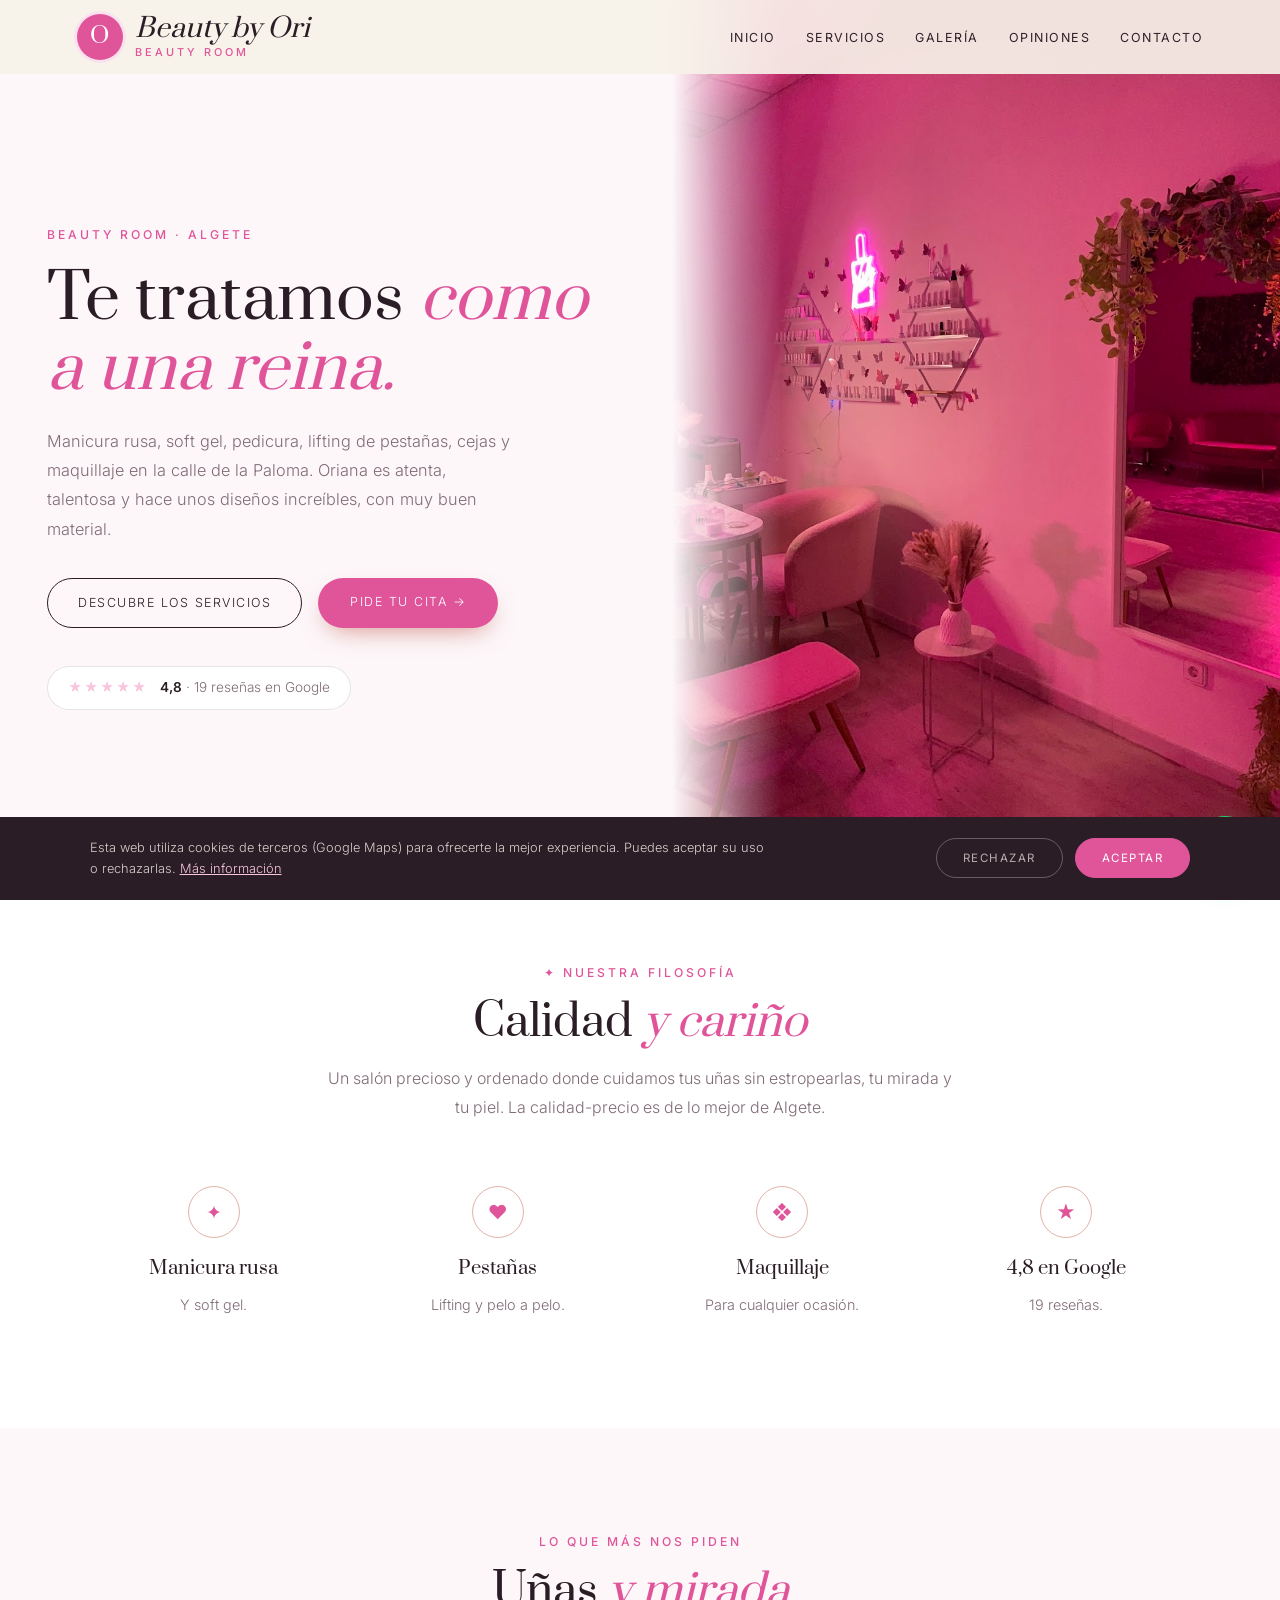
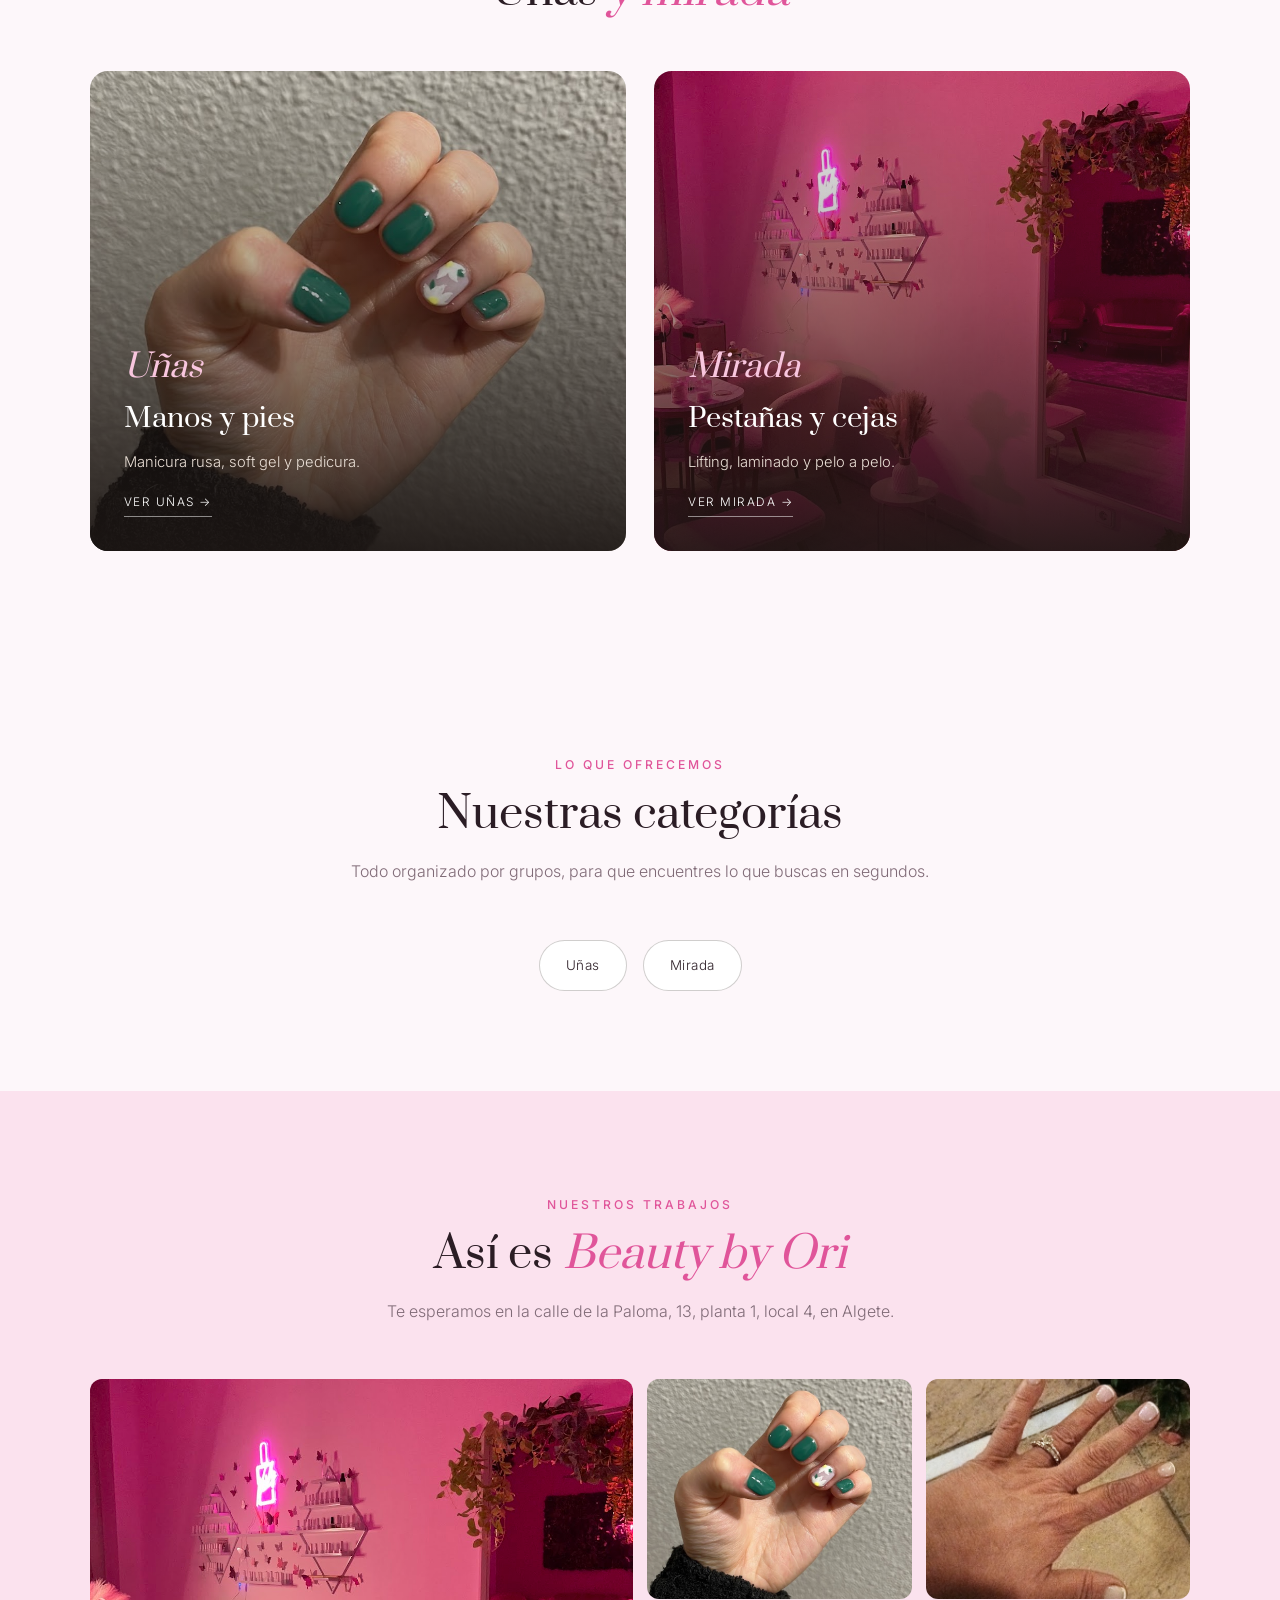
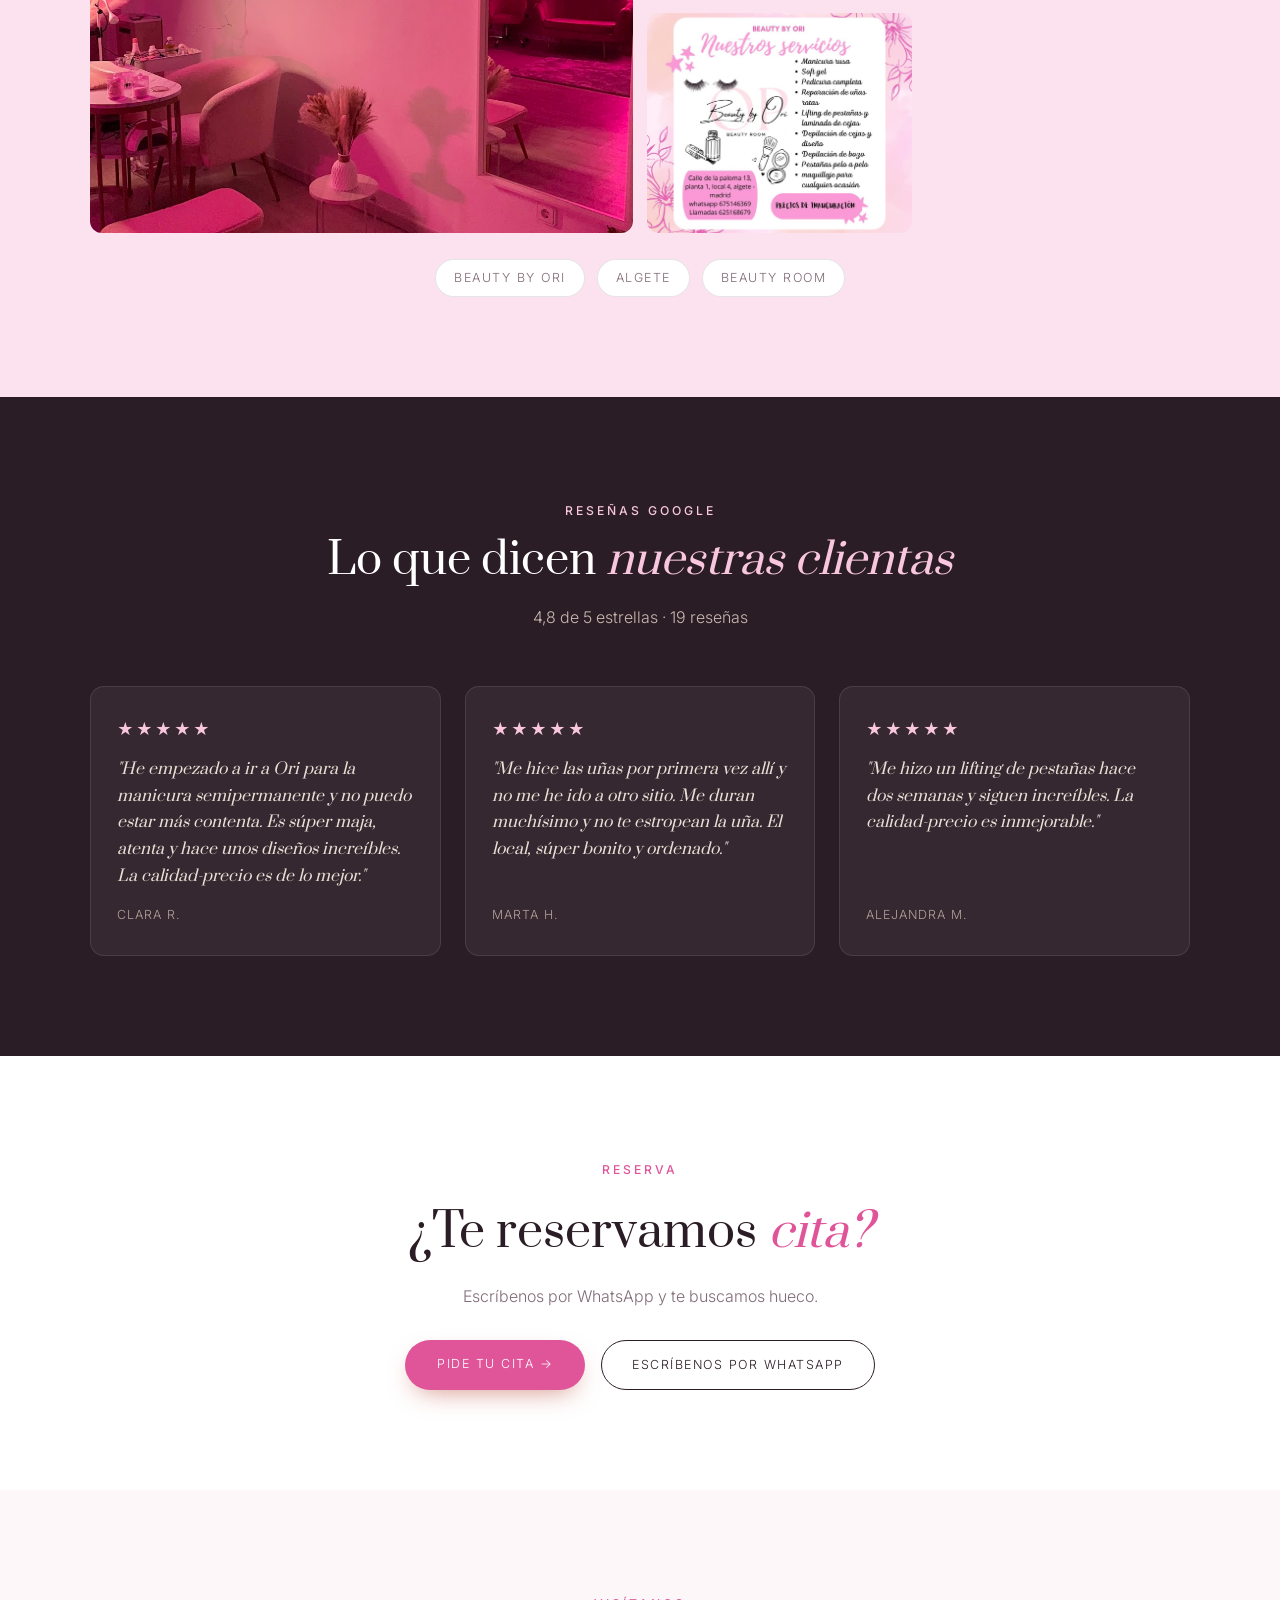
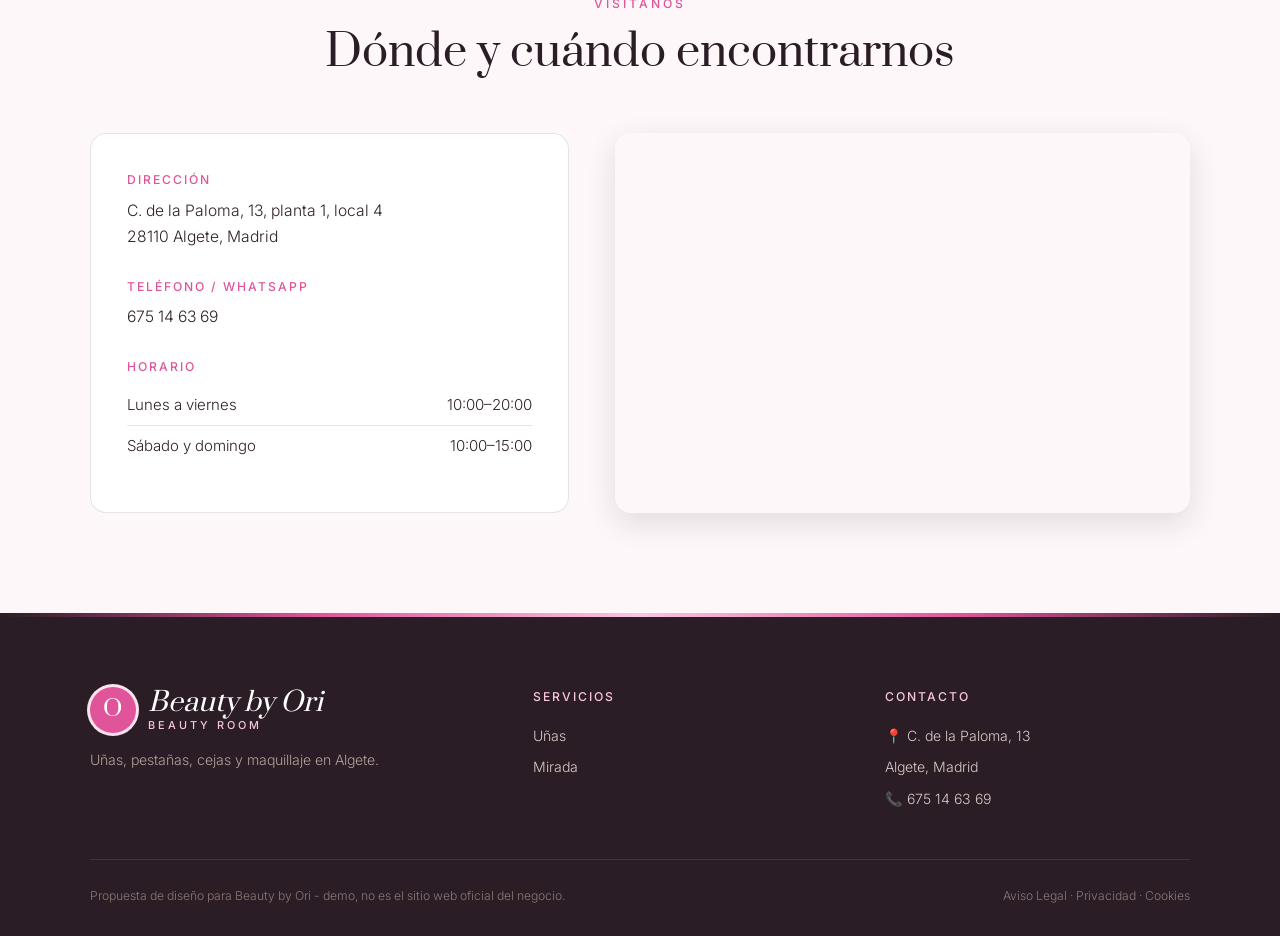
<file: index.html>
<!DOCTYPE html>
<html lang="es">
<head>
<meta charset="UTF-8">
<meta name="viewport" content="width=device-width, initial-scale=1.0">
<title>Beauty by Ori — Uñas, pestañas y maquillaje en Algete</title>
<meta name="description" content="Beauty by Ori, beauty room en C. de la Paloma 13, Algete. Manicura rusa, soft gel, pedicura, lifting de pestañas, laminado de cejas, pestañas pelo a pelo y maquillaje. 4,8★ con 19 reseñas en Google.">
<meta name="theme-color" content="#2b1d25">
<meta property="og:title" content="Beauty by Ori · Algete">
<meta property="og:image" content="maps_02.jpg">

<link rel="preconnect" href="https://fonts.googleapis.com"><link rel="preconnect" href="https://fonts.gstatic.com" crossorigin><link href="https://fonts.googleapis.com/css2?family=Prata&family=Inter:wght@300;400;500;600&display=swap" rel="stylesheet">
<link rel="stylesheet" href="styles.css">
</head>
<body>

<header id="header">
  <a href="index.html" class="logo" aria-label="Beauty by Ori, inicio"><span class="logo-mark">O</span><span class="logo-text"><span class="script">Beauty by Ori</span><small>beauty room</small></span></a>
  <nav id="nav" aria-label="Navegación principal"><ul><li><a href="index.html#inicio">Inicio</a></li><li><a href="servicios.html">Servicios</a></li><li><a href="index.html#galeria">Galería</a></li><li><a href="index.html#opiniones">Opiniones</a></li><li><a href="index.html#contacto">Contacto</a></li></ul></nav><button class="nav-toggle" id="navToggle" aria-label="Abrir menú">☰</button>
</header>

<section class="hero" id="inicio">
  <div class="hero-text">
    <span class="eyebrow">Beauty room · Algete</span>
    <h1>Te tratamos <em>como a una reina.</em></h1>
    <p>Manicura rusa, soft gel, pedicura, lifting de pestañas, cejas y maquillaje en la calle de la Paloma. Oriana es atenta, talentosa y hace unos diseños increíbles, con muy buen material.</p>
    <div class="hero-ctas">
      <a href="servicios.html" class="btn-outline">Descubre los servicios</a>
      <a href="https://wa.me/34675146369?text=Hola%2C%20quiero%20pedir%20cita%20en%20Beauty%20by%20Ori" class="btn-solid" target="_blank" rel="noopener">Pide tu cita →</a>
    </div>
    <a class="hero-rating" href="https://www.google.com/maps/search/?api=1&query=Beauty+by+Ori,+C.+de+la+Paloma+13,+Algete" target="_blank" rel="noopener"><span class="stars">★★★★★</span><span><strong>4,8</strong> · 19 reseñas en Google</span></a>
  </div>
  <div class="hero-img"><img src="maps_02.jpg" alt="Beauty room de Beauty by Ori" style="object-position:center 50%;"></div>
</section>

<section class="trust">
  <div class="section-head">
    <span class="eyebrow">✦ Nuestra filosofía</span>
    <h2>Calidad <em>y cariño</em></h2>
    <p>Un salón precioso y ordenado donde cuidamos tus uñas sin estropearlas, tu mirada y tu piel. La calidad-precio es de lo mejor de Algete.</p>
  </div>
  <div class="trust-grid">
    <div class="trust-card"><span class="trust-ic">✦</span><h3>Manicura rusa</h3><p>Y soft gel.</p></div>
    <div class="trust-card"><span class="trust-ic">♥</span><h3>Pestañas</h3><p>Lifting y pelo a pelo.</p></div>
    <div class="trust-card"><span class="trust-ic">❖</span><h3>Maquillaje</h3><p>Para cualquier ocasión.</p></div>
    <div class="trust-card"><span class="trust-ic">★</span><h3>4,8 en Google</h3><p>19 reseñas.</p></div>
  </div>
</section>

<section class="worlds">
  <div class="section-head">
    <span class="eyebrow">Lo que más nos piden</span>
    <h2>Uñas <em>y mirada</em></h2>
  </div>
  <div class="worlds-grid">
    <a href="servicios.html#unas" class="world-card"><img src="maps_01.jpg" alt="Manos y pies"><div class="world-text"><span class="script">Uñas</span><h3>Manos y pies</h3><p>Manicura rusa, soft gel y pedicura.</p><span class="world-link">Ver uñas →</span></div></a>
    <a href="servicios.html#mirada" class="world-card"><img src="maps_02.jpg" alt="Pestañas y cejas"><div class="world-text"><span class="script">Mirada</span><h3>Pestañas y cejas</h3><p>Lifting, laminado y pelo a pelo.</p><span class="world-link">Ver mirada →</span></div></a>
  </div>
</section>

<section>
  <div class="section-head">
    <span class="eyebrow">Lo que ofrecemos</span>
    <h2>Nuestras categorías</h2>
    <p>Todo organizado por grupos, para que encuentres lo que buscas en segundos.</p>
  </div>
  <div class="cat-pills">
    <a href="servicios.html#unas" class="cat-pill">Uñas</a>
    <a href="servicios.html#mirada" class="cat-pill">Mirada</a>
  </div>
</section>

<section class="gallery-wrap" id="galeria">
  <div class="section-head">
    <span class="eyebrow">Nuestros trabajos</span>
    <h2>Así es <em>Beauty by Ori</em></h2>
    <p>Te esperamos en la calle de la Paloma, 13, planta 1, local 4, en Algete.</p>
  </div>
  <div class="gallery">
    <figure class="big"><img src="maps_02.jpg" alt="Nuestra beauty room" loading="lazy"></figure>
    <figure><img src="maps_01.jpg" alt="Verde con diseño" loading="lazy"></figure>
    <figure><img src="maps_04.jpg" alt="Francesa natural" loading="lazy"></figure>
    <figure><img src="maps_03.jpg" alt="Nuestros servicios" loading="lazy"></figure>
  </div>
  <div class="brands"><span>Beauty by Ori</span><span>Algete</span><span>Beauty room</span></div>
</section>

<section class="reviews-wrap" id="opiniones">
  <div class="section-head">
    <span class="eyebrow">Reseñas Google</span>
    <h2>Lo que dicen <em>nuestras clientas</em></h2>
    <p>4,8 de 5 estrellas · 19 reseñas</p>
  </div>
  <div class="review-grid">
    <div class="review-card"><div class="stars">★★★★★</div><p>"He empezado a ir a Ori para la manicura semipermanente y no puedo estar más contenta. Es súper maja, atenta y hace unos diseños increíbles. La calidad-precio es de lo mejor."</p><cite>Clara R.</cite></div>
    <div class="review-card"><div class="stars">★★★★★</div><p>"Me hice las uñas por primera vez allí y no me he ido a otro sitio. Me duran muchísimo y no te estropean la uña. El local, súper bonito y ordenado."</p><cite>Marta H.</cite></div>
    <div class="review-card"><div class="stars">★★★★★</div><p>"Me hizo un lifting de pestañas hace dos semanas y siguen increíbles. La calidad-precio es inmejorable."</p><cite>Alejandra M.</cite></div>
  </div>
</section>

<section class="cta-section">
  <span class="eyebrow">Reserva</span>
  <h2>¿Te reservamos <em>cita?</em></h2>
  <p>Escríbenos por WhatsApp y te buscamos hueco.</p>
  <div class="cta-row">
    <a href="https://wa.me/34675146369?text=Hola%2C%20quiero%20pedir%20cita%20en%20Beauty%20by%20Ori" class="btn-solid" target="_blank" rel="noopener">Pide tu cita →</a>
    <a href="https://wa.me/34675146369?text=Hola%2C%20quiero%20pedir%20cita%20en%20Beauty%20by%20Ori" class="btn-outline" target="_blank" rel="noopener">Escríbenos por WhatsApp</a>
  </div>
</section>

<section class="contact-section" id="contacto">
  <div class="section-head">
    <span class="eyebrow">Visítanos</span>
    <h2>Dónde y cuándo encontrarnos</h2>
  </div>
  <div class="contact-grid">
    <div class="contact-info">
      <div class="contact-block"><h3>Dirección</h3><p>C. de la Paloma, 13, planta 1, local 4<br>28110 Algete, Madrid</p></div>
      <div class="contact-block"><h3>Teléfono / WhatsApp</h3><p><a href="tel:+34675146369">675 14 63 69</a></p></div>
      <div class="contact-block"><h3>Horario</h3><ul class="hours-list"><li><span>Lunes a viernes</span><span>10:00–20:00</span></li><li><span>Sábado y domingo</span><span>10:00–15:00</span></li></ul></div>
      
    </div>
    <div class="contact-map">
      <iframe title="Mapa de Beauty by Ori" src="https://www.google.com/maps?q=Beauty+by+Ori,+C.+de+la+Paloma+13,+Algete&output=embed" width="100%" height="100%" style="border:0;" allowfullscreen="" loading="lazy" referrerpolicy="no-referrer-when-downgrade"></iframe>
    </div>
  </div>
</section>

<footer>
  <div class="footer-grid">
    <div class="footer-brand">
      <a href="index.html" class="logo light"><span class="logo-mark">O</span><span class="logo-text"><span class="script">Beauty by Ori</span><small>beauty room</small></span></a>
      <p>Uñas, pestañas, cejas y maquillaje en Algete.</p>
    </div>
    <div><h4>Servicios</h4><ul><li><a href="servicios.html#unas">Uñas</a></li><li><a href="servicios.html#mirada">Mirada</a></li></ul></div>
    <div><h4>Contacto</h4><ul><li>📍 C. de la Paloma, 13</li><li>Algete, Madrid</li><li>📞 <a href="tel:+34675146369">675 14 63 69</a></li></ul></div>
  </div>
  <div class="footer-bottom">
    <span>Propuesta de diseño para Beauty by Ori - demo, no es el sitio web oficial del negocio.</span>
    <span><a href="aviso-legal.html">Aviso Legal</a> &middot; <a href="politica-privacidad.html">Privacidad</a> &middot; <a href="politica-cookies.html">Cookies</a></span>
  </div>
</footer>

<div id="cookie-banner" class="cookie-banner"><p>Esta web utiliza cookies de terceros (Google Maps) para ofrecerte la mejor experiencia. Puedes aceptar su uso o rechazarlas. <a href="politica-cookies.html">Más información</a></p><div class="cookie-actions"><button onclick="setCookieChoice('rejected')" class="ck-reject">Rechazar</button><button onclick="setCookieChoice('accepted')" class="ck-accept">Aceptar</button></div></div>
<div class="social-fabs"><a class="wa-fab" href="https://wa.me/34675146369?text=Hola%2C%20quiero%20pedir%20cita%20en%20Beauty%20by%20Ori" target="_blank" rel="noopener" aria-label="Escribir por WhatsApp"><svg width="28" height="28" viewBox="0 0 24 24" fill="white"><path d="M17.5 14.4c-.3-.1-1.8-.9-2-1s-.5-.1-.7.1-.8 1-.9 1.2-.3.2-.6.1a8.2 8.2 0 0 1-2.4-1.5 9 9 0 0 1-1.7-2.1c-.2-.3 0-.5.1-.6l.4-.5.3-.5v-.5l-.9-2.2c-.2-.6-.5-.5-.7-.5h-.6a1.1 1.1 0 0 0-.8.4 3.4 3.4 0 0 0-1 2.5 5.9 5.9 0 0 0 1.2 3.1 13.5 13.5 0 0 0 5.2 4.6c2.6 1 2.6.7 3.1.6a2.6 2.6 0 0 0 1.7-1.2 2.1 2.1 0 0 0 .2-1.2c-.1-.1-.3-.2-.6-.3ZM12 21.8a9.8 9.8 0 0 1-5-1.4l-.4-.2-3.7 1 1-3.6-.2-.4A9.8 9.8 0 1 1 12 21.8Zm8.4-18.3A11.8 11.8 0 0 0 1.8 17.7L.2 23.8l6.3-1.6a11.8 11.8 0 0 0 5.6 1.4A11.8 11.8 0 0 0 20.4 3.5Z"/></svg></a></div>
<script src="main.js"></script>
</body>
</html>
</file>
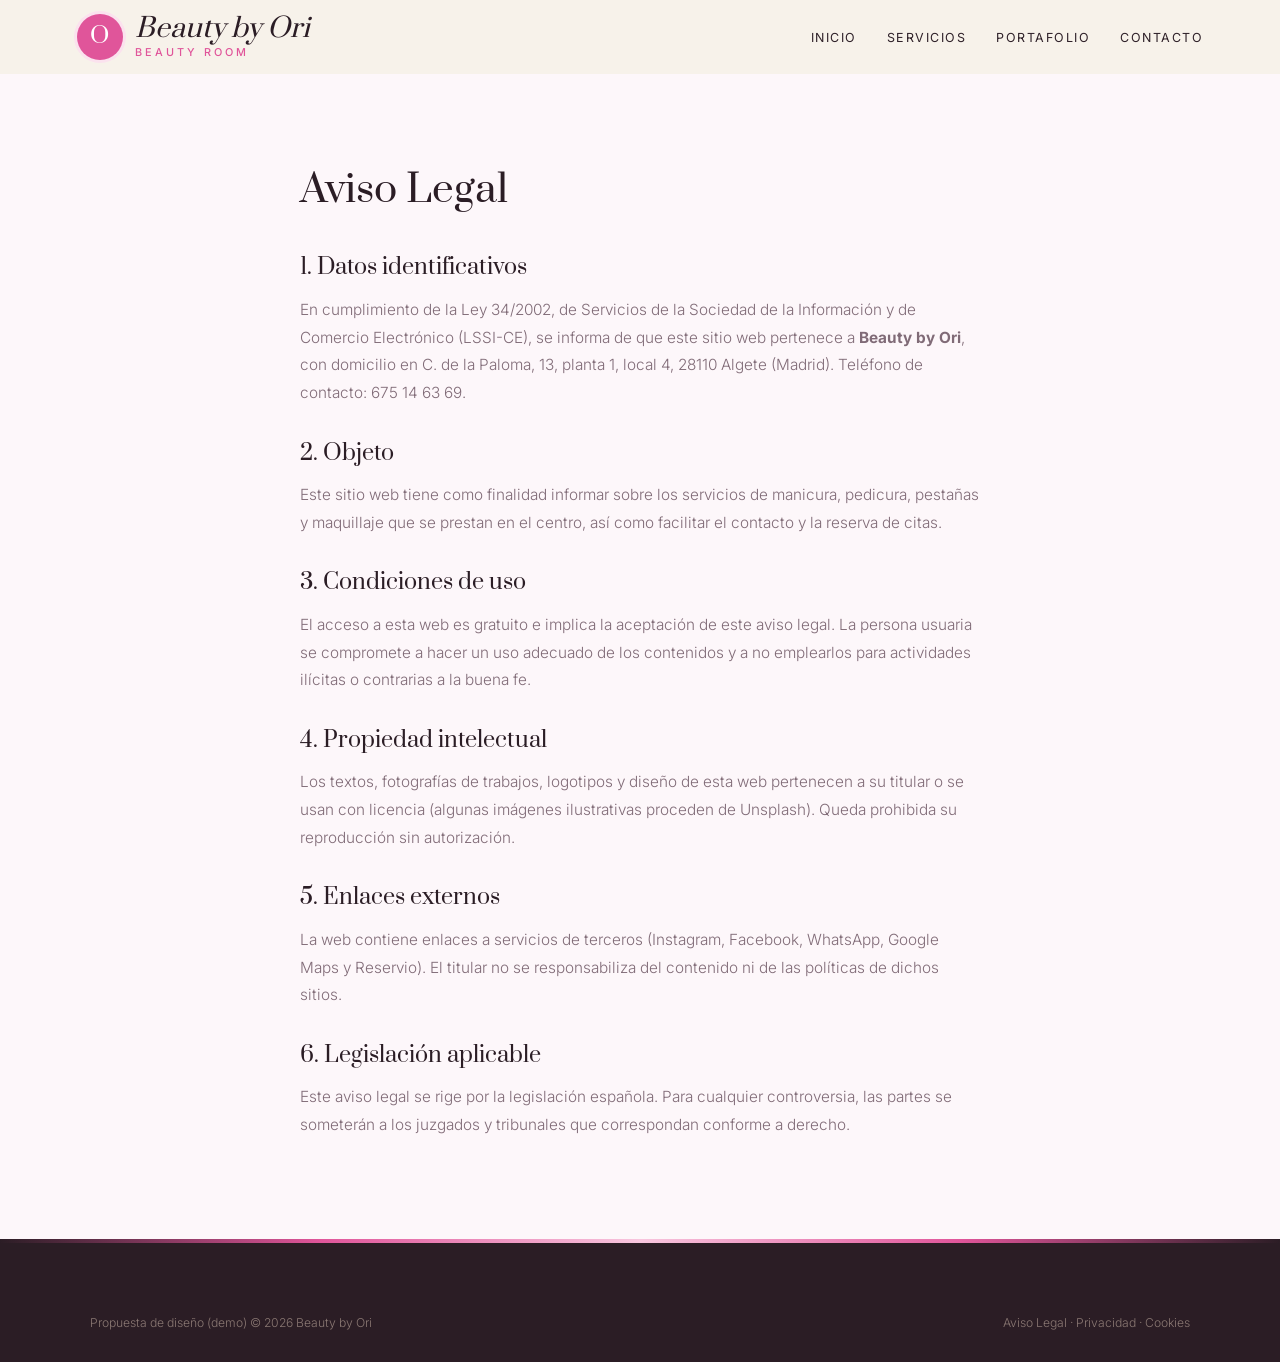
<file: aviso-legal.html>
<!DOCTYPE html>
<html lang="es">
<head>
<meta charset="UTF-8">
<meta name="viewport" content="width=device-width, initial-scale=1.0">
<title>Aviso Legal — Beauty by Ori</title>
<meta name="robots" content="noindex">

<link rel="preconnect" href="https://fonts.googleapis.com">
<link href="https://fonts.googleapis.com/css2?family=Prata&family=Inter:wght@300;400;500;600&display=swap" rel="stylesheet">
<link rel="stylesheet" href="styles.css">
</head>
<body>
<header id="header" class="scrolled">
  <a href="index.html" class="logo" aria-label="Beauty by Ori, inicio">
    <span class="logo-mark">O</span>
    <span class="logo-text"><span class="script">Beauty by Ori</span><small>beauty room</small></span>
  </a>
  <nav id="nav" aria-label="Navegación principal">
    <ul>
      <li><a href="index.html#inicio">Inicio</a></li>
      <li><a href="servicios.html">Servicios</a></li>
      <li><a href="portafolio.html">Portafolio</a></li>
      <li><a href="index.html#contacto">Contacto</a></li>
    </ul>
  </nav>
  <button class="nav-toggle" id="navToggle" aria-label="Abrir menú">☰</button>
</header>
<main class="legal"><h1>Aviso Legal</h1>
<h2>1. Datos identificativos</h2>
<p>En cumplimiento de la Ley 34/2002, de Servicios de la Sociedad de la Información y de Comercio Electrónico (LSSI-CE), se informa de que este sitio web pertenece a <strong>Beauty by Ori</strong>, con domicilio en C. de la Paloma, 13, planta 1, local 4, 28110 Algete (Madrid). Teléfono de contacto: 675 14 63 69.</p>
<h2>2. Objeto</h2>
<p>Este sitio web tiene como finalidad informar sobre los servicios de manicura, pedicura, pestañas y maquillaje que se prestan en el centro, así como facilitar el contacto y la reserva de citas.</p>
<h2>3. Condiciones de uso</h2>
<p>El acceso a esta web es gratuito e implica la aceptación de este aviso legal. La persona usuaria se compromete a hacer un uso adecuado de los contenidos y a no emplearlos para actividades ilícitas o contrarias a la buena fe.</p>
<h2>4. Propiedad intelectual</h2>
<p>Los textos, fotografías de trabajos, logotipos y diseño de esta web pertenecen a su titular o se usan con licencia (algunas imágenes ilustrativas proceden de Unsplash). Queda prohibida su reproducción sin autorización.</p>
<h2>5. Enlaces externos</h2>
<p>La web contiene enlaces a servicios de terceros (Instagram, Facebook, WhatsApp, Google Maps y Reservio). El titular no se responsabiliza del contenido ni de las políticas de dichos sitios.</p>
<h2>6. Legislación aplicable</h2>
<p>Este aviso legal se rige por la legislación española. Para cualquier controversia, las partes se someterán a los juzgados y tribunales que correspondan conforme a derecho.</p></main>
<footer>
  <div class="footer-bottom" style="margin-top:0">
    <span>Propuesta de diseño (demo) © 2026 Beauty by Ori</span>
    <span><a href="aviso-legal.html">Aviso Legal</a> &middot; <a href="politica-privacidad.html">Privacidad</a> &middot; <a href="politica-cookies.html">Cookies</a></span>
  </div>
</footer>
<script src="main.js"></script>
</body>
</html>
</file>
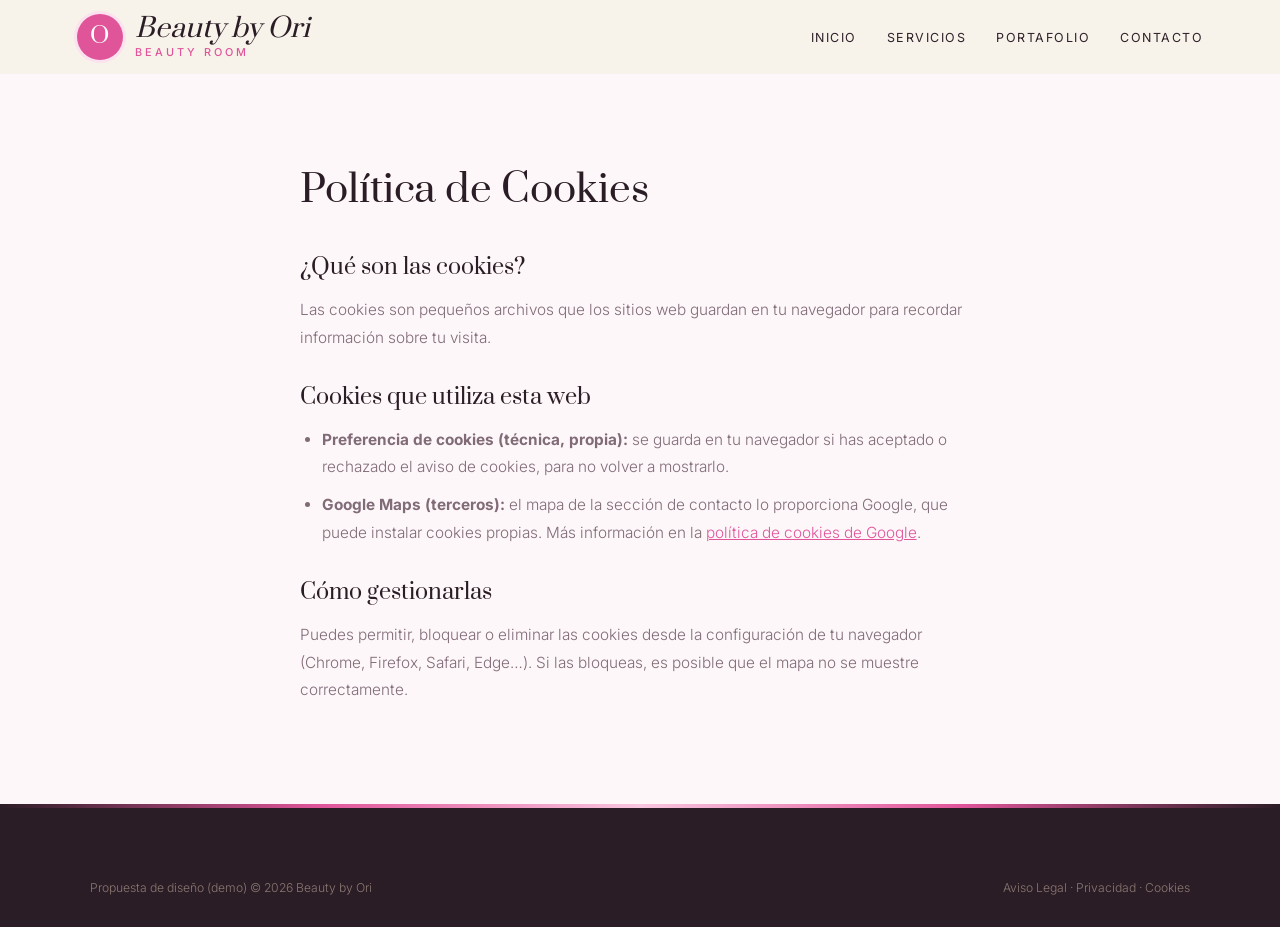
<file: politica-cookies.html>
<!DOCTYPE html>
<html lang="es">
<head>
<meta charset="UTF-8">
<meta name="viewport" content="width=device-width, initial-scale=1.0">
<title>Política de Cookies — Beauty by Ori</title>
<meta name="robots" content="noindex">

<link rel="preconnect" href="https://fonts.googleapis.com">
<link href="https://fonts.googleapis.com/css2?family=Prata&family=Inter:wght@300;400;500;600&display=swap" rel="stylesheet">
<link rel="stylesheet" href="styles.css">
</head>
<body>
<header id="header" class="scrolled">
  <a href="index.html" class="logo" aria-label="Beauty by Ori, inicio">
    <span class="logo-mark">O</span>
    <span class="logo-text"><span class="script">Beauty by Ori</span><small>beauty room</small></span>
  </a>
  <nav id="nav" aria-label="Navegación principal">
    <ul>
      <li><a href="index.html#inicio">Inicio</a></li>
      <li><a href="servicios.html">Servicios</a></li>
      <li><a href="portafolio.html">Portafolio</a></li>
      <li><a href="index.html#contacto">Contacto</a></li>
    </ul>
  </nav>
  <button class="nav-toggle" id="navToggle" aria-label="Abrir menú">☰</button>
</header>
<main class="legal"><h1>Política de Cookies</h1>
<h2>¿Qué son las cookies?</h2>
<p>Las cookies son pequeños archivos que los sitios web guardan en tu navegador para recordar información sobre tu visita.</p>
<h2>Cookies que utiliza esta web</h2>
<ul>
<li><strong>Preferencia de cookies (técnica, propia):</strong> se guarda en tu navegador si has aceptado o rechazado el aviso de cookies, para no volver a mostrarlo.</li>
<li><strong>Google Maps (terceros):</strong> el mapa de la sección de contacto lo proporciona Google, que puede instalar cookies propias. Más información en la <a href="https://policies.google.com/technologies/cookies" target="_blank" rel="noopener">política de cookies de Google</a>.</li>
</ul>
<h2>Cómo gestionarlas</h2>
<p>Puedes permitir, bloquear o eliminar las cookies desde la configuración de tu navegador (Chrome, Firefox, Safari, Edge…). Si las bloqueas, es posible que el mapa no se muestre correctamente.</p></main>
<footer>
  <div class="footer-bottom" style="margin-top:0">
    <span>Propuesta de diseño (demo) © 2026 Beauty by Ori</span>
    <span><a href="aviso-legal.html">Aviso Legal</a> &middot; <a href="politica-privacidad.html">Privacidad</a> &middot; <a href="politica-cookies.html">Cookies</a></span>
  </div>
</footer>
<script src="main.js"></script>
</body>
</html>
</file>
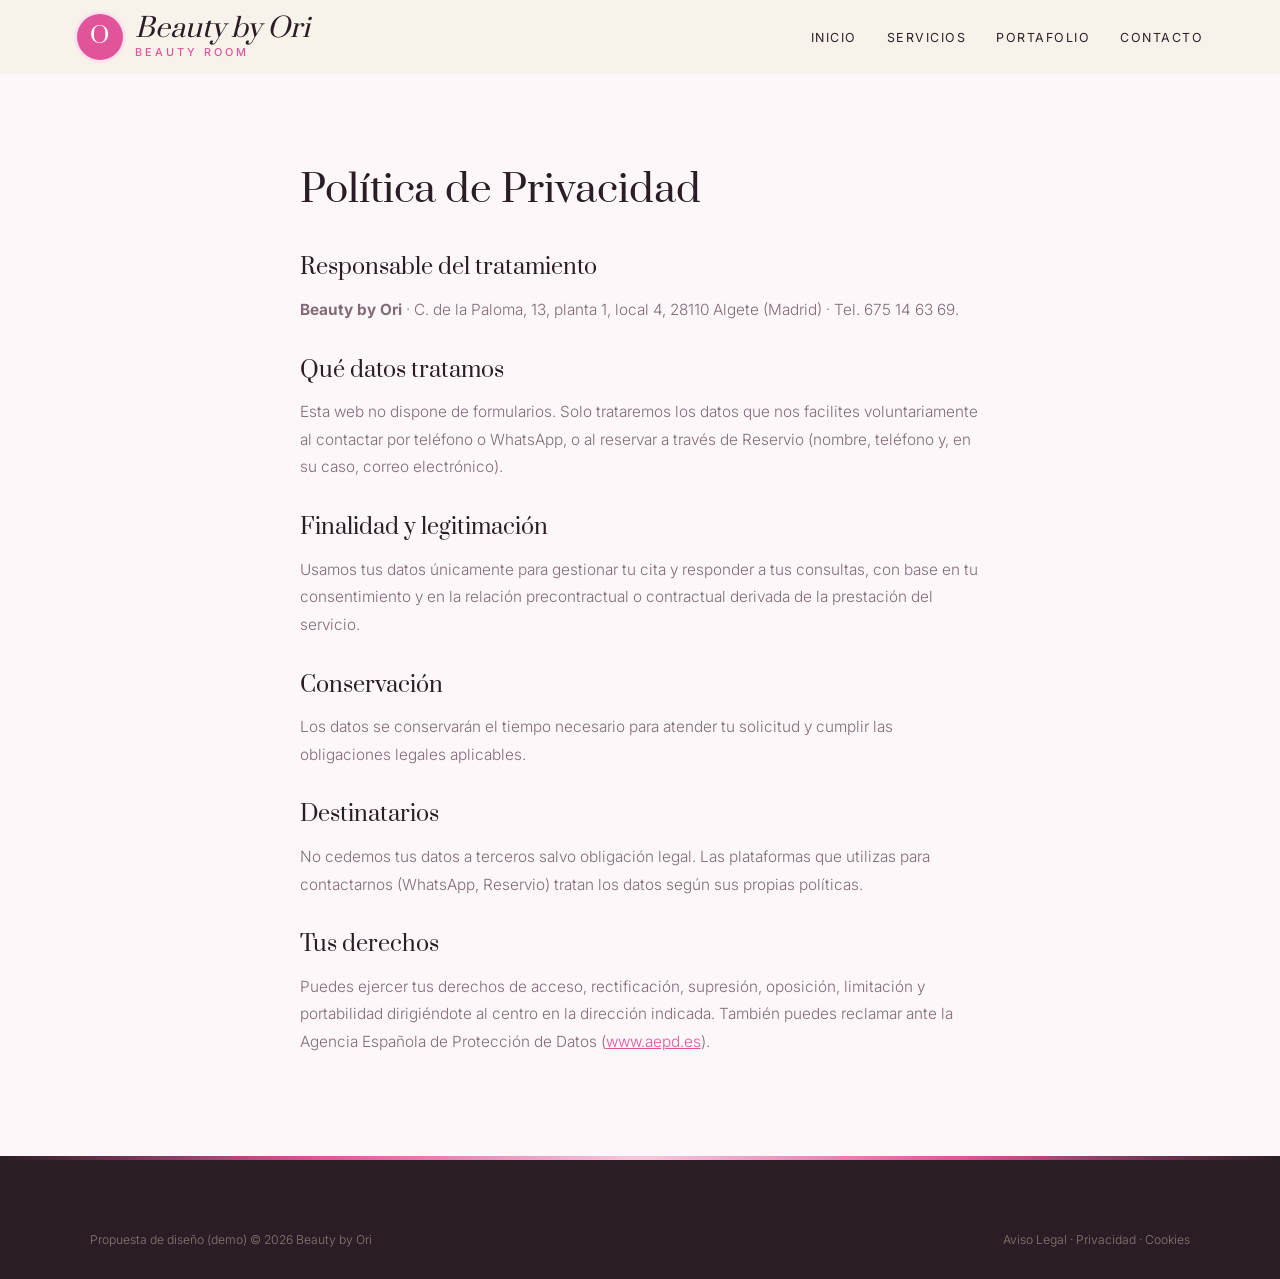
<file: politica-privacidad.html>
<!DOCTYPE html>
<html lang="es">
<head>
<meta charset="UTF-8">
<meta name="viewport" content="width=device-width, initial-scale=1.0">
<title>Política de Privacidad — Beauty by Ori</title>
<meta name="robots" content="noindex">

<link rel="preconnect" href="https://fonts.googleapis.com">
<link href="https://fonts.googleapis.com/css2?family=Prata&family=Inter:wght@300;400;500;600&display=swap" rel="stylesheet">
<link rel="stylesheet" href="styles.css">
</head>
<body>
<header id="header" class="scrolled">
  <a href="index.html" class="logo" aria-label="Beauty by Ori, inicio">
    <span class="logo-mark">O</span>
    <span class="logo-text"><span class="script">Beauty by Ori</span><small>beauty room</small></span>
  </a>
  <nav id="nav" aria-label="Navegación principal">
    <ul>
      <li><a href="index.html#inicio">Inicio</a></li>
      <li><a href="servicios.html">Servicios</a></li>
      <li><a href="portafolio.html">Portafolio</a></li>
      <li><a href="index.html#contacto">Contacto</a></li>
    </ul>
  </nav>
  <button class="nav-toggle" id="navToggle" aria-label="Abrir menú">☰</button>
</header>
<main class="legal"><h1>Política de Privacidad</h1>
<h2>Responsable del tratamiento</h2>
<p><strong>Beauty by Ori</strong> · C. de la Paloma, 13, planta 1, local 4, 28110 Algete (Madrid) · Tel. 675 14 63 69.</p>
<h2>Qué datos tratamos</h2>
<p>Esta web no dispone de formularios. Solo trataremos los datos que nos facilites voluntariamente al contactar por teléfono o WhatsApp, o al reservar a través de Reservio (nombre, teléfono y, en su caso, correo electrónico).</p>
<h2>Finalidad y legitimación</h2>
<p>Usamos tus datos únicamente para gestionar tu cita y responder a tus consultas, con base en tu consentimiento y en la relación precontractual o contractual derivada de la prestación del servicio.</p>
<h2>Conservación</h2>
<p>Los datos se conservarán el tiempo necesario para atender tu solicitud y cumplir las obligaciones legales aplicables.</p>
<h2>Destinatarios</h2>
<p>No cedemos tus datos a terceros salvo obligación legal. Las plataformas que utilizas para contactarnos (WhatsApp, Reservio) tratan los datos según sus propias políticas.</p>
<h2>Tus derechos</h2>
<p>Puedes ejercer tus derechos de acceso, rectificación, supresión, oposición, limitación y portabilidad dirigiéndote al centro en la dirección indicada. También puedes reclamar ante la Agencia Española de Protección de Datos (<a href="https://www.aepd.es" target="_blank" rel="noopener">www.aepd.es</a>).</p></main>
<footer>
  <div class="footer-bottom" style="margin-top:0">
    <span>Propuesta de diseño (demo) © 2026 Beauty by Ori</span>
    <span><a href="aviso-legal.html">Aviso Legal</a> &middot; <a href="politica-privacidad.html">Privacidad</a> &middot; <a href="politica-cookies.html">Cookies</a></span>
  </div>
</footer>
<script src="main.js"></script>
</body>
</html>
</file>
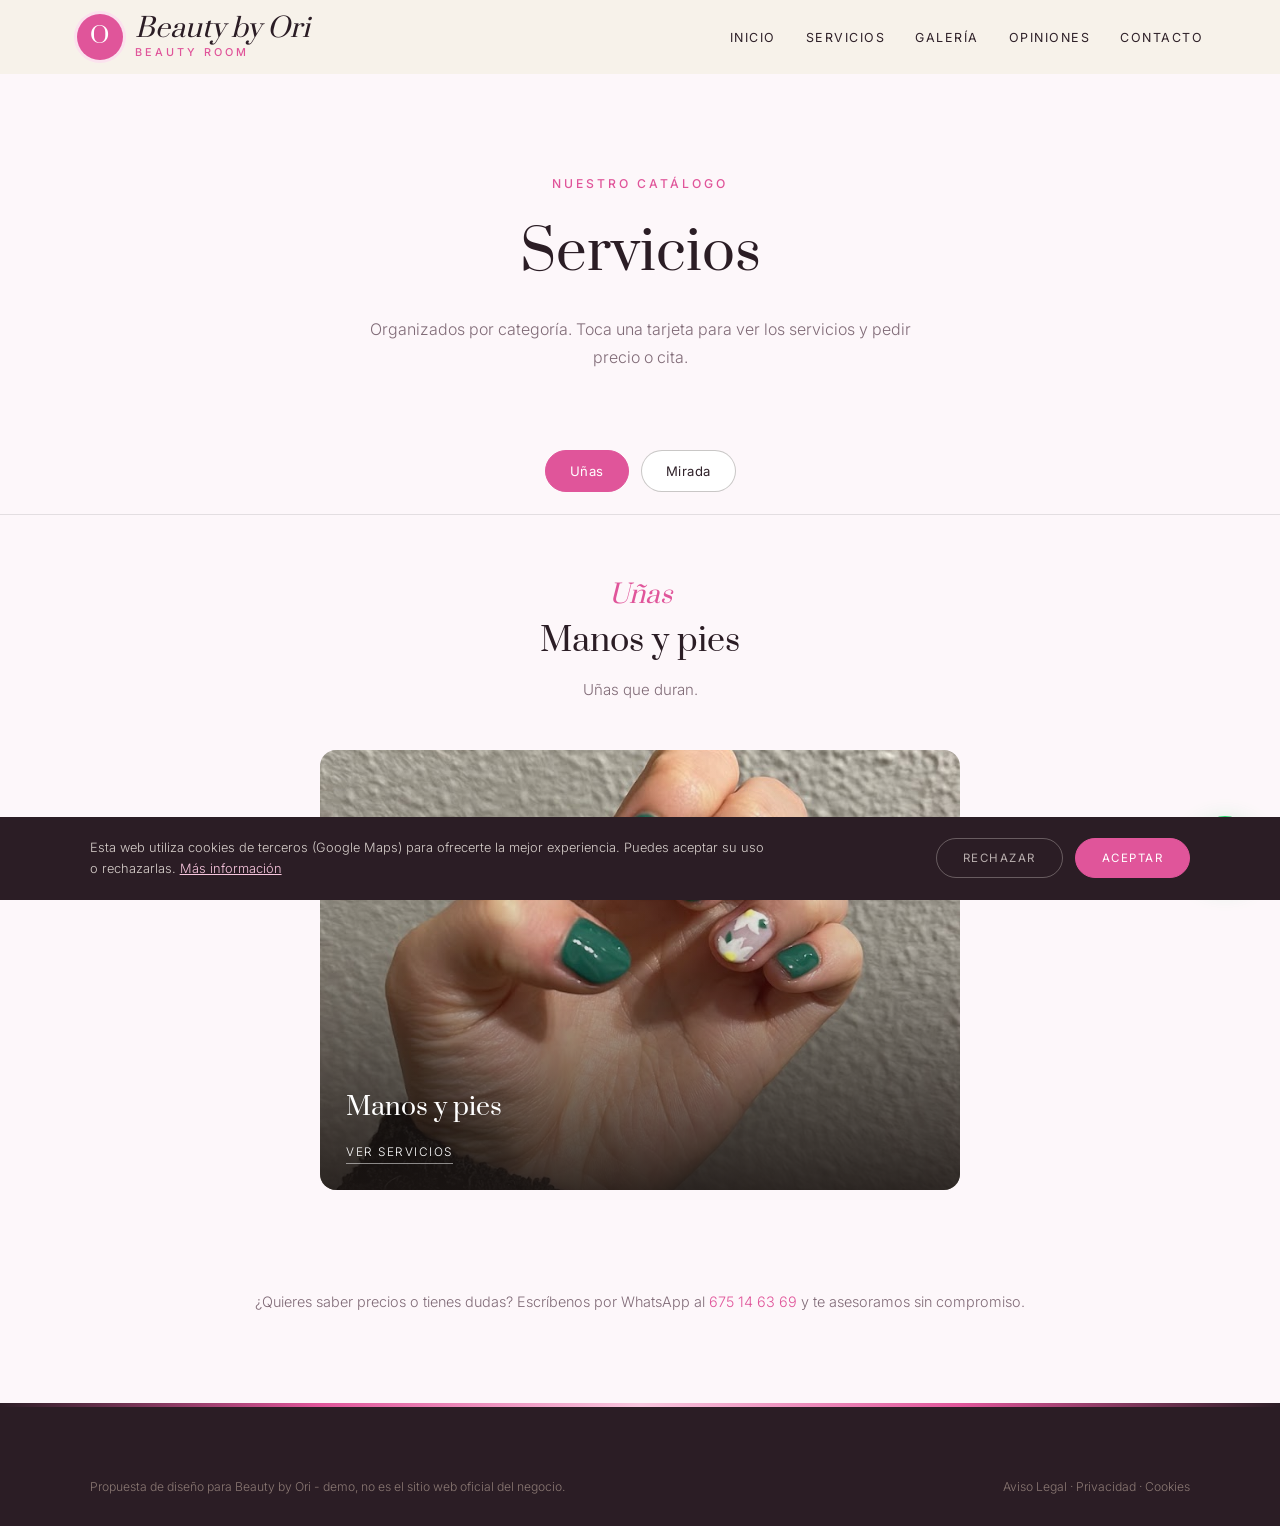
<file: servicios.html>
<!DOCTYPE html>
<html lang="es">
<head>
<meta charset="UTF-8">
<meta name="viewport" content="width=device-width, initial-scale=1.0">
<title>Servicios — Beauty by Ori · Algete</title>
<meta name="description" content="Servicios de Beauty by Ori en Algete.">

<link rel="preconnect" href="https://fonts.googleapis.com"><link rel="preconnect" href="https://fonts.gstatic.com" crossorigin><link href="https://fonts.googleapis.com/css2?family=Prata&family=Inter:wght@300;400;500;600&display=swap" rel="stylesheet">
<link rel="stylesheet" href="styles.css">
</head>
<body>

<header id="header" class="scrolled">
  <a href="index.html" class="logo" aria-label="Beauty by Ori, inicio"><span class="logo-mark">O</span><span class="logo-text"><span class="script">Beauty by Ori</span><small>beauty room</small></span></a>
  <nav id="nav" aria-label="Navegación principal"><ul><li><a href="index.html#inicio">Inicio</a></li><li><a href="servicios.html">Servicios</a></li><li><a href="index.html#galeria">Galería</a></li><li><a href="index.html#opiniones">Opiniones</a></li><li><a href="index.html#contacto">Contacto</a></li></ul></nav><button class="nav-toggle" id="navToggle" aria-label="Abrir menú">☰</button>
</header>

<div class="page-hero">
  <span class="eyebrow">Nuestro catálogo</span>
  <h1>Servicios</h1>
  <p>Organizados por categoría. Toca una tarjeta para ver los servicios y pedir precio o cita.</p>
</div>

<div class="tabs">
  <button class="tab-btn active" data-tab="unas">Uñas</button>
  <button class="tab-btn" data-tab="mirada">Mirada</button>
  
</div>

<div class="tab-panel active" id="unas">
  <div class="tab-intro"><span class="script">Uñas</span><h2>Manos y pies</h2><p>Uñas que duran.</p></div>
  <div class="cat-grid single">
    <div class="cat-card" onclick="openModal('unas')"><img src="maps_01.jpg" alt="Manos y pies" loading="lazy"><div class="cat-card-text"><h3>Manos y pies</h3><span>Ver servicios</span></div></div>
  </div>
</div>

<div class="tab-panel" id="mirada">
  <div class="tab-intro"><span class="script">Mirada</span><h2>Pestañas, cejas y maquillaje</h2><p>Mirada perfecta.</p></div>
  <div class="cat-grid single">
    <div class="cat-card" onclick="openModal('mirada')"><img src="maps_02.jpg" alt="Pestañas, cejas y maquillaje" loading="lazy"><div class="cat-card-text"><h3>Pestañas, cejas y maquillaje</h3><span>Ver servicios</span></div></div>
  </div>
</div>


<p class="services-note">¿Quieres saber precios o tienes dudas? Escríbenos por WhatsApp al <a href="https://wa.me/34675146369" target="_blank" rel="noopener" style="color:var(--red)">675 14 63 69</a> y te asesoramos sin compromiso.</p>

<div class="modal-overlay" id="modal-unas"><div class="modal">
  <button class="modal-close" onclick="closeModal('unas')" aria-label="Cerrar">×</button>
  <h3>Manos y pies</h3><p class="modal-sub">Uñas</p>
  <div class="svc-row"><div><div class="svc-name">M</div><span class="svc-desc">a</span></div><div class="svc-price">Consultar</div></div>
  <div class="svc-row"><div><div class="svc-name">S</div><span class="svc-desc">o</span></div><div class="svc-price">Consultar</div></div>
  <div class="svc-row"><div><div class="svc-name">M</div><span class="svc-desc">a</span></div><div class="svc-price">Consultar</div></div>
  <div class="svc-row"><div><div class="svc-name">P</div><span class="svc-desc">e</span></div><div class="svc-price">Consultar</div></div>
  <div class="svc-row"><div><div class="svc-name">R</div><span class="svc-desc">e</span></div><div class="svc-price">Consultar</div></div>
  <a class="modal-cta alt" href="https://wa.me/34675146369?text=Hola%2C%20quiero%20informaci%C3%B3n%20sobre%20manos%20y%20pies" target="_blank" rel="noopener">Pedir cita por WhatsApp</a>
</div></div>

<div class="modal-overlay" id="modal-mirada"><div class="modal">
  <button class="modal-close" onclick="closeModal('mirada')" aria-label="Cerrar">×</button>
  <h3>Pestañas, cejas y maquillaje</h3><p class="modal-sub">Mirada</p>
  <div class="svc-row"><div><div class="svc-name">L</div><span class="svc-desc">i</span></div><div class="svc-price">Consultar</div></div>
  <div class="svc-row"><div><div class="svc-name">L</div><span class="svc-desc">a</span></div><div class="svc-price">Consultar</div></div>
  <div class="svc-row"><div><div class="svc-name">P</div><span class="svc-desc">e</span></div><div class="svc-price">Consultar</div></div>
  <div class="svc-row"><div><div class="svc-name">D</div><span class="svc-desc">e</span></div><div class="svc-price">Consultar</div></div>
  <div class="svc-row"><div><div class="svc-name">D</div><span class="svc-desc">e</span></div><div class="svc-price">Consultar</div></div>
  <div class="svc-row"><div><div class="svc-name">M</div><span class="svc-desc">a</span></div><div class="svc-price">Consultar</div></div>
  <a class="modal-cta alt" href="https://wa.me/34675146369?text=Hola%2C%20quiero%20informaci%C3%B3n%20sobre%20pesta%C3%B1as%2C%20cejas%20y%20maquillaje" target="_blank" rel="noopener">Pedir cita por WhatsApp</a>
</div></div>


<footer>
  <div class="footer-bottom" style="margin-top:0">
    <span>Propuesta de diseño para Beauty by Ori - demo, no es el sitio web oficial del negocio.</span>
    <span><a href="aviso-legal.html">Aviso Legal</a> &middot; <a href="politica-privacidad.html">Privacidad</a> &middot; <a href="politica-cookies.html">Cookies</a></span>
  </div>
</footer>

<div id="cookie-banner" class="cookie-banner"><p>Esta web utiliza cookies de terceros (Google Maps) para ofrecerte la mejor experiencia. Puedes aceptar su uso o rechazarlas. <a href="politica-cookies.html">Más información</a></p><div class="cookie-actions"><button onclick="setCookieChoice('rejected')" class="ck-reject">Rechazar</button><button onclick="setCookieChoice('accepted')" class="ck-accept">Aceptar</button></div></div>
<div class="social-fabs"><a class="wa-fab" href="https://wa.me/34675146369?text=Hola%2C%20quiero%20pedir%20cita%20en%20Beauty%20by%20Ori" target="_blank" rel="noopener" aria-label="Escribir por WhatsApp"><svg width="28" height="28" viewBox="0 0 24 24" fill="white"><path d="M17.5 14.4c-.3-.1-1.8-.9-2-1s-.5-.1-.7.1-.8 1-.9 1.2-.3.2-.6.1a8.2 8.2 0 0 1-2.4-1.5 9 9 0 0 1-1.7-2.1c-.2-.3 0-.5.1-.6l.4-.5.3-.5v-.5l-.9-2.2c-.2-.6-.5-.5-.7-.5h-.6a1.1 1.1 0 0 0-.8.4 3.4 3.4 0 0 0-1 2.5 5.9 5.9 0 0 0 1.2 3.1 13.5 13.5 0 0 0 5.2 4.6c2.6 1 2.6.7 3.1.6a2.6 2.6 0 0 0 1.7-1.2 2.1 2.1 0 0 0 .2-1.2c-.1-.1-.3-.2-.6-.3ZM12 21.8a9.8 9.8 0 0 1-5-1.4l-.4-.2-3.7 1 1-3.6-.2-.4A9.8 9.8 0 1 1 12 21.8Zm8.4-18.3A11.8 11.8 0 0 0 1.8 17.7L.2 23.8l6.3-1.6a11.8 11.8 0 0 0 5.6 1.4A11.8 11.8 0 0 0 20.4 3.5Z"/></svg></a></div>
<script src="main.js"></script>
</body>
</html>
</file>
<file: styles.css>
:root{
  --cream:#fdf7fa; --paper:#ffffff; --tint:#fbe2ee; --ink:#2f2129; --dark:#2b1d25; --muted:#806b77;
  --red:#e0559a; --red-dark:#b8417c; --teal:#e0559a; --gold:#f8c6de; --line:rgba(0,0,0,.1);
  --brand-gradient:linear-gradient(90deg,#2b1d25,#e0559a,#f8c6de,#e0559a,#2b1d25);
}
*{margin:0;padding:0;box-sizing:border-box;}
html{scroll-behavior:smooth;}
body{font-family:'Inter',sans-serif;background:var(--cream);color:var(--ink);overflow-x:hidden;font-weight:300;line-height:1.6;}
a{text-decoration:none;color:inherit;}
h1,h2,h3{font-family:'Prata',serif;font-weight:500;}
h1 em,h2 em{font-style:italic;color:var(--red);}
img{max-width:100%;display:block;}
.script{font-family:'Prata',serif;font-style:italic;}

/* HEADER */
header{position:fixed;top:0;left:0;right:0;z-index:100;display:flex;justify-content:space-between;align-items:center;padding:14px 6%;background:rgba(247,241,233,.92);backdrop-filter:blur(10px);-webkit-backdrop-filter:blur(10px);transition:box-shadow .3s,padding .3s;}
header.scrolled{box-shadow:0 2px 24px rgba(28,22,20,.1);padding:8px 6%;}
.logo{display:flex;align-items:center;gap:12px;color:var(--dark);}
.logo-badge{width:58px;height:58px;border-radius:50%;object-fit:cover;box-shadow:0 0 0 2px var(--gold),0 6px 16px rgba(28,22,20,.15);transition:width .3s,height .3s;}
header.scrolled .logo-badge{width:46px;height:46px;}
.logo-text{display:flex;flex-direction:column;line-height:1;}
.logo-text .script{font-size:1.65rem;color:var(--dark);}
.logo-text small{font-size:.68rem;letter-spacing:3px;text-transform:uppercase;color:var(--red);margin-top:4px;font-weight:500;}
.logo.light .logo-text .script{color:#fff;}
.logo.light .logo-text small{color:var(--gold);}
nav ul{list-style:none;display:flex;gap:30px;}
nav a{font-size:.78rem;letter-spacing:1.5px;text-transform:uppercase;font-weight:400;position:relative;padding:4px 0;}
nav a::after{content:"";position:absolute;left:0;bottom:-2px;height:1px;width:100%;background:var(--red);transform:scaleX(0);transform-origin:right;transition:transform .3s;}
nav a:hover::after{transform:scaleX(1);transform-origin:left;}
.nav-toggle{display:none;font-size:1.6rem;background:none;border:none;color:var(--dark);cursor:pointer;}

/* BOTONES */
.btn-outline{display:inline-block;border:1px solid var(--dark);color:var(--dark);padding:14px 30px;font-size:.78rem;letter-spacing:1.5px;text-transform:uppercase;border-radius:40px;transition:all .25s;}
.btn-outline:hover{background:var(--dark);color:var(--cream);}
.btn-outline.light{border-color:rgba(255,255,255,.5);color:#fff;}
.btn-outline.light:hover{background:#fff;color:var(--dark);}
.btn-solid{display:inline-block;background:var(--red);color:#fff;padding:14px 32px;font-size:.78rem;letter-spacing:1.5px;text-transform:uppercase;border-radius:40px;transition:transform .25s,box-shadow .25s,background .25s;box-shadow:0 10px 26px -10px rgba(181,64,44,.6);}
.btn-solid:hover{transform:translateY(-2px);background:var(--red-dark);}

/* HERO */
.hero{min-height:95vh;display:grid;grid-template-columns:1.05fr .95fr;align-items:stretch;padding:0;}
.hero-text{display:flex;flex-direction:column;justify-content:center;padding:150px 7% 70px;}
.eyebrow{display:inline-block;color:var(--teal);text-transform:uppercase;letter-spacing:3px;font-size:.76rem;font-weight:500;}
.hero-text .eyebrow{margin-bottom:20px;}
.hero-text h1{font-size:clamp(2.4rem,5vw,3.9rem);line-height:1.12;margin-bottom:22px;color:var(--dark);}
.hero-text p{font-size:1.02rem;color:var(--muted);max-width:470px;line-height:1.8;margin-bottom:34px;}
.hero-ctas{display:flex;gap:16px;flex-wrap:wrap;}
.hero-rating{display:inline-flex;align-items:center;gap:12px;margin-top:38px;padding:10px 20px;border:1px solid var(--line);border-radius:40px;background:var(--paper);font-size:.85rem;color:var(--muted);align-self:flex-start;}
.hero-rating strong{color:var(--dark);font-weight:600;}
.stars{color:var(--gold);letter-spacing:2px;}
.hero-img{position:relative;overflow:hidden;}
.hero-img img{width:100%;height:100%;object-fit:cover;position:absolute;inset:0;}
.hero-img::after{content:"";position:absolute;inset:0;background:linear-gradient(90deg,var(--cream) 0%,rgba(247,241,233,0) 18%);}

/* SECCIONES */
section{padding:100px 7%;}
.section-head{text-align:center;max-width:640px;margin:0 auto 54px;}
.section-head h2{font-size:clamp(1.9rem,4vw,2.7rem);margin-top:12px;color:var(--dark);line-height:1.2;}
.section-head p{margin-top:16px;color:var(--muted);line-height:1.8;}

.trust{background:var(--paper);border-top:4px solid transparent;border-image:var(--brand-gradient) 1;}
.trust-grid{display:grid;grid-template-columns:repeat(auto-fit,minmax(230px,1fr));gap:36px;max-width:1150px;margin:0 auto;}
.trust-card{text-align:center;padding:10px;}
.trust-ic{display:inline-grid;place-items:center;width:52px;height:52px;border-radius:50%;border:1px solid rgba(181,64,44,.4);color:var(--red);font-size:1.2rem;margin-bottom:16px;}
.trust-card h3{font-size:1.15rem;color:var(--dark);margin-bottom:10px;}
.trust-card p{font-size:.9rem;color:var(--muted);line-height:1.7;}

/* DOS MUNDOS */
.worlds{background:var(--cream);}
.worlds-grid{display:grid;grid-template-columns:1fr 1fr;gap:28px;max-width:1150px;margin:0 auto;}
.world-card{position:relative;border-radius:18px;overflow:hidden;min-height:480px;display:flex;align-items:flex-end;color:#fff;}
.world-card img{position:absolute;inset:0;width:100%;height:100%;object-fit:cover;transition:transform .6s;}
.world-card:hover img{transform:scale(1.05);}
.world-card::after{content:"";position:absolute;inset:0;background:linear-gradient(to top,rgba(28,22,20,.92) 0%,rgba(28,22,20,.35) 55%,rgba(28,22,20,.05) 100%);}
.world-text{position:relative;z-index:2;padding:34px;}
.world-text .script{font-size:2rem;color:var(--gold);}
.world-text h3{font-size:1.7rem;margin:4px 0 10px;}
.world-text p{font-size:.92rem;color:#eadfd6;line-height:1.7;max-width:440px;}
.world-link{display:inline-block;margin-top:18px;font-size:.74rem;letter-spacing:1.5px;text-transform:uppercase;border-bottom:1px solid rgba(255,255,255,.5);padding-bottom:4px;}

/* PILLS */
.cat-pills{display:flex;flex-wrap:wrap;gap:16px;justify-content:center;max-width:1000px;margin:0 auto;}
.cat-pill{border:1px solid rgba(43,33,29,.22);padding:14px 26px;border-radius:30px;font-size:.84rem;letter-spacing:.5px;transition:all .2s;background:var(--paper);}
.cat-pill:hover{background:var(--red);color:#fff;border-color:var(--red);}

/* GALERIA */
.gallery-wrap{background:var(--tint);}
.gallery{max-width:1200px;margin:0 auto;display:grid;grid-template-columns:repeat(4,1fr);grid-auto-rows:220px;gap:14px;}
.gallery figure{overflow:hidden;border-radius:12px;margin:0;}
.gallery img{width:100%;height:100%;object-fit:cover;transition:transform .5s;}
.gallery figure:hover img{transform:scale(1.05);}
.gallery .big{grid-column:span 2;grid-row:span 2;}

/* RESEÑAS */
.reviews-wrap{background:var(--dark);color:#fff;position:relative;}
.reviews-wrap .section-head h2{color:#fff;}
.reviews-wrap .section-head h2 em{color:var(--gold);}
.reviews-wrap .section-head p{color:#c9b9b2;}
.reviews-wrap .eyebrow{color:var(--gold);}
.review-grid{display:grid;grid-template-columns:repeat(auto-fit,minmax(300px,1fr));gap:24px;max-width:1150px;margin:0 auto;}
.review-card{background:rgba(255,255,255,.05);border:1px solid rgba(255,255,255,.1);padding:30px 26px;border-radius:14px;display:flex;flex-direction:column;}
.review-card .stars{margin-bottom:14px;}
.review-card p{font-family:'Prata',serif;font-size:.98rem;color:#eadfd6;line-height:1.7;font-style:italic;margin-bottom:16px;flex:1;}
.review-card cite{font-size:.78rem;color:#b3a099;font-style:normal;text-transform:uppercase;letter-spacing:1px;}

/* CTA */
.cta-section{text-align:center;background:var(--paper);}
.cta-section h2{font-size:clamp(2rem,4vw,2.9rem);color:var(--dark);margin:14px 0 14px;}
.cta-section p{color:var(--muted);margin-bottom:30px;}
.cta-row{display:flex;gap:16px;justify-content:center;flex-wrap:wrap;}

/* CONTACTO */
.contact-section{background:var(--cream);}
.contact-grid{display:grid;grid-template-columns:1fr 1.2fr;gap:46px;max-width:1150px;margin:0 auto;align-items:stretch;}
.contact-info{display:flex;flex-direction:column;gap:26px;background:var(--paper);border:1px solid var(--line);border-radius:16px;padding:36px;}
.contact-block h3{font-family:'Inter',sans-serif;font-size:.76rem;text-transform:uppercase;letter-spacing:2px;color:var(--red);font-weight:500;margin-bottom:8px;}
.contact-block p{font-size:.98rem;color:var(--ink);line-height:1.7;}
.contact-block a:hover{color:var(--red);}
.hours-list{list-style:none;}
.hours-list li{display:flex;justify-content:space-between;gap:20px;padding:8px 0;border-bottom:1px solid var(--line);font-size:.94rem;}
.hours-list li:last-child{border-bottom:none;}
.contact-map{border-radius:16px;overflow:hidden;min-height:380px;box-shadow:0 10px 30px rgba(28,22,20,.12);}
.contact-map iframe{display:block;min-height:380px;}

/* FOOTER */
footer{background:var(--dark);color:#d9c9c5;padding:70px 7% 30px;border-top:4px solid transparent;border-image:var(--brand-gradient) 1;}
.footer-grid{display:grid;grid-template-columns:1.3fr 1fr 1fr;gap:46px;max-width:1200px;margin:0 auto;padding-bottom:40px;border-bottom:1px solid rgba(255,255,255,.1);}
.footer-brand p{font-size:.88rem;color:#b3a09a;margin-top:16px;}
footer h4{font-size:.76rem;text-transform:uppercase;letter-spacing:2px;color:var(--gold);margin-bottom:18px;font-weight:500;}
footer ul{list-style:none;}
footer li{margin-bottom:9px;font-size:.88rem;color:#d9c9c5;}
footer a:hover{color:var(--gold);}
.footer-bottom{max-width:1200px;margin:26px auto 0;display:flex;justify-content:space-between;flex-wrap:wrap;gap:10px;font-size:.76rem;color:#8a7873;}
.footer-bottom a{color:#8a7873;}

/* FABS */
.social-fabs{position:fixed;bottom:26px;right:26px;z-index:200;display:flex;flex-direction:column;gap:14px;align-items:center;}
.social-fabs a{width:52px;height:52px;border-radius:50%;display:flex;align-items:center;justify-content:center;box-shadow:0 10px 24px rgba(0,0,0,.2);transition:transform .2s;}
.social-fabs a:hover{transform:scale(1.08);}
.wa-fab{width:58px !important;height:58px !important;background:#25D366;box-shadow:0 10px 26px rgba(37,211,102,.45) !important;}
.ig-fab{background:radial-gradient(circle at 30% 110%,#fdf497 0%,#fdf497 5%,#fd5949 45%,#d6249f 60%,#285AEB 90%);}
.fb-fab{background:#1877F2;}

/* COOKIES */
.cookie-banner{display:none;position:fixed;bottom:0;left:0;right:0;z-index:300;background:var(--dark);padding:20px 7%;flex-wrap:wrap;align-items:center;justify-content:space-between;gap:16px;}
.cookie-banner p{font-size:.8rem;color:rgba(245,237,232,.85);line-height:1.7;max-width:680px;}
.cookie-banner p a{color:var(--gold);text-decoration:underline;}
.cookie-actions{display:flex;gap:12px;flex-shrink:0;}
.cookie-actions button{font-family:'Inter',sans-serif;font-size:.72rem;letter-spacing:1.5px;text-transform:uppercase;padding:12px 26px;cursor:pointer;border-radius:30px;}
.ck-reject{background:transparent;color:rgba(245,237,232,.7);border:1px solid rgba(245,237,232,.3);}
.ck-accept{background:var(--red);color:#fff;border:1px solid var(--red);}

/* PÁGINAS INTERIORES */
.page-hero{padding:170px 7% 60px;text-align:center;background:var(--cream);}
.page-hero h1{font-size:clamp(2.3rem,5vw,3.4rem);margin-top:14px;color:var(--dark);}
.page-hero p{color:var(--muted);max-width:580px;margin:18px auto 0;line-height:1.8;}
.tabs{position:sticky;top:74px;z-index:50;background:var(--cream);padding:18px 7% 22px;display:flex;gap:12px;justify-content:center;flex-wrap:wrap;border-bottom:1px solid var(--line);}
.tab-btn{border:1px solid rgba(43,33,29,.25);background:var(--paper);padding:12px 24px;border-radius:30px;font-family:'Inter',sans-serif;font-size:.82rem;letter-spacing:.5px;color:var(--ink);cursor:pointer;transition:all .2s;}
.tab-btn.active,.tab-btn:hover{background:var(--red);color:#fff;border-color:var(--red);}
.tab-panel{display:none;padding:60px 7% 100px;max-width:1200px;margin:0 auto;}
.tab-panel.active{display:block;animation:fadeIn .5s;}
@keyframes fadeIn{from{opacity:0;transform:translateY(12px)}to{opacity:1;transform:none}}
.tab-intro{text-align:center;max-width:600px;margin:0 auto 46px;}
.tab-intro .script{font-size:1.6rem;color:var(--red);}
.tab-intro h2{font-size:2rem;color:var(--dark);}
.tab-intro p{color:var(--muted);margin-top:10px;line-height:1.75;font-size:.94rem;}

.cat-grid{display:grid;grid-template-columns:repeat(auto-fit,minmax(280px,1fr));gap:28px;}
.cat-grid.single{grid-template-columns:1fr;max-width:640px;margin:0 auto;}
.cat-grid.single .cat-card{height:440px;}
.cat-card{position:relative;border-radius:16px;overflow:hidden;height:360px;cursor:pointer;background:var(--tint);}
.cat-card img{width:100%;height:100%;object-fit:cover;transition:transform .5s;}
.cat-card:hover img{transform:scale(1.06);}
.cat-card::after{content:'';position:absolute;inset:0;background:linear-gradient(to top,rgba(28,22,20,.88) 0%,rgba(28,22,20,.15) 55%,transparent 100%);}
.cat-card-text{position:absolute;bottom:0;left:0;right:0;padding:26px;z-index:2;}
.cat-card-text h3{color:#fff;font-size:1.55rem;margin-bottom:10px;}
.cat-card-text span{color:#fff;font-size:.74rem;text-transform:uppercase;letter-spacing:1.5px;border-bottom:1px solid rgba(255,255,255,.5);padding-bottom:4px;}

.modal-overlay{display:none;position:fixed;inset:0;background:rgba(28,22,20,.78);z-index:300;align-items:center;justify-content:center;padding:20px;}
.modal-overlay.open{display:flex;}
.modal{background:var(--paper);max-width:560px;width:100%;max-height:85vh;overflow-y:auto;border-radius:16px;padding:40px;position:relative;}
.modal-close{position:absolute;top:16px;right:20px;background:none;border:none;font-size:1.7rem;color:var(--ink);cursor:pointer;}
.modal h3{font-size:1.8rem;color:var(--dark);margin-bottom:6px;}
.modal .modal-sub{color:var(--muted);font-size:.86rem;margin-bottom:22px;}
.svc-row{display:flex;justify-content:space-between;align-items:center;padding:16px 0;border-bottom:1px solid var(--line);gap:16px;}
.svc-row:last-of-type{border-bottom:none;}
.svc-name{font-size:.98rem;color:var(--ink);font-weight:400;}
.svc-desc{font-size:.8rem;color:var(--muted);display:block;margin-top:3px;line-height:1.5;}
.svc-price{font-size:.72rem;color:var(--red);text-transform:uppercase;letter-spacing:1px;white-space:nowrap;font-weight:500;}
.modal-cta{display:block;text-align:center;background:var(--red);color:#fff;padding:14px;border-radius:30px;margin-top:26px;font-size:.8rem;text-transform:uppercase;letter-spacing:1.5px;}
.modal-cta.alt{background:#25D366;margin-top:10px;}
.services-note{text-align:center;color:var(--muted);font-size:.9rem;padding:0 7% 90px;}

.portfolio-grid{display:grid;grid-template-columns:repeat(auto-fill,minmax(260px,1fr));gap:18px;}
.portfolio-grid figure{border-radius:14px;overflow:hidden;aspect-ratio:4/5;cursor:zoom-in;background:var(--tint);}
.portfolio-grid img{width:100%;height:100%;object-fit:cover;transition:transform .5s;}
.portfolio-grid figure:hover img{transform:scale(1.05);}
.lightbox{display:none;position:fixed;inset:0;z-index:400;background:rgba(15,12,10,.94);align-items:center;justify-content:center;padding:30px;cursor:zoom-out;}
.lightbox.open{display:flex;}
.lightbox img{max-width:100%;max-height:90vh;border-radius:10px;}

.legal{max-width:860px;margin:0 auto;padding:160px 7% 90px;}
.legal h1{font-size:2.4rem;color:var(--dark);margin-bottom:26px;}
.legal h2{font-size:1.35rem;color:var(--dark);margin:30px 0 10px;}
.legal p,.legal li{color:var(--muted);line-height:1.8;margin-bottom:10px;font-size:.96rem;}
.legal ul{padding-left:22px;}
.legal a{color:var(--red);text-decoration:underline;}

@media(max-width:900px){
  .hero{grid-template-columns:1fr;}
  .hero-img{height:340px;order:-1;margin-top:82px;}
  .hero-img::after{background:linear-gradient(0deg,var(--cream) 0%,rgba(247,241,233,0) 25%);}
  .hero-text{padding:30px 6% 60px;}
  .worlds-grid{grid-template-columns:1fr;}
  .world-card{min-height:420px;}
  .gallery{grid-template-columns:repeat(2,1fr);grid-auto-rows:170px;}
  .gallery .big{grid-column:span 2;grid-row:span 2;}
  .footer-grid{grid-template-columns:1fr;gap:30px;}
  .contact-grid{grid-template-columns:1fr;}
  .contact-map,.contact-map iframe{min-height:300px;}
  nav{position:fixed;top:0;right:0;height:100vh;width:78%;max-width:300px;background:var(--cream);padding:110px 40px;transform:translateX(100%);transition:transform .4s;box-shadow:-10px 0 40px rgba(0,0,0,.12);}
  nav.open{transform:translateX(0);}
  nav ul{flex-direction:column;gap:26px;}
  .nav-toggle{display:block;position:relative;z-index:110;}
  section{padding:70px 6%;}
  .tabs{top:66px;overflow-x:auto;justify-content:flex-start;flex-wrap:nowrap;}
  .tab-btn{flex-shrink:0;}
  .page-hero{padding:140px 6% 40px;}
  .modal{padding:34px 24px;}
}
@media(max-width:520px){
  .logo-text .script{font-size:1.35rem;}
  .logo-badge{width:48px;height:48px;}
  .social-fabs{right:16px;bottom:16px;}
  .social-fabs a{width:46px;height:46px;}
}

.logo-mark{width:46px;height:46px;border-radius:50%;background:var(--red);color:#fff;display:grid;place-items:center;font-family:'Prata',serif;font-size:1.4rem;box-shadow:0 0 0 3px var(--tint);}
.brands{display:flex;flex-wrap:wrap;gap:12px;justify-content:center;margin-top:26px;}
.brands span{border:1px solid var(--line);border-radius:30px;padding:8px 18px;font-size:.78rem;letter-spacing:1.5px;text-transform:uppercase;color:var(--muted);background:var(--paper);}
</file>
